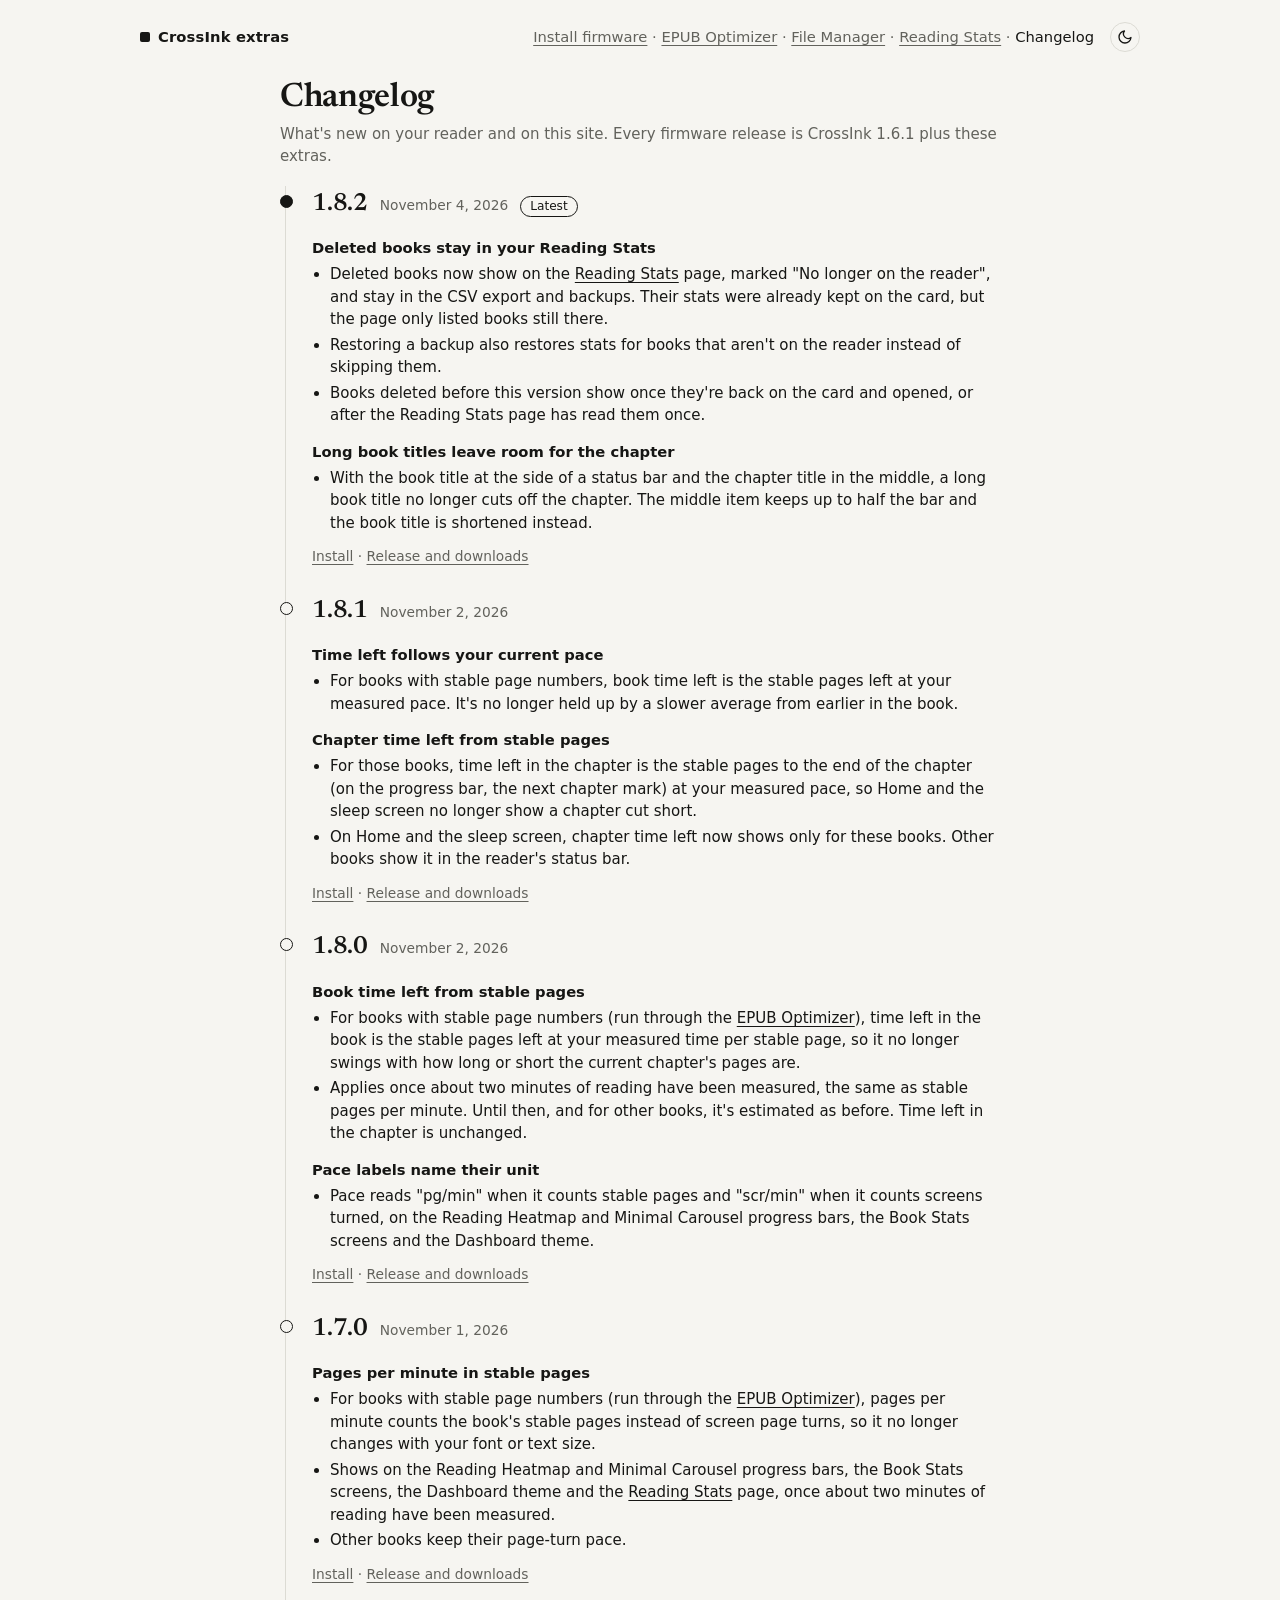
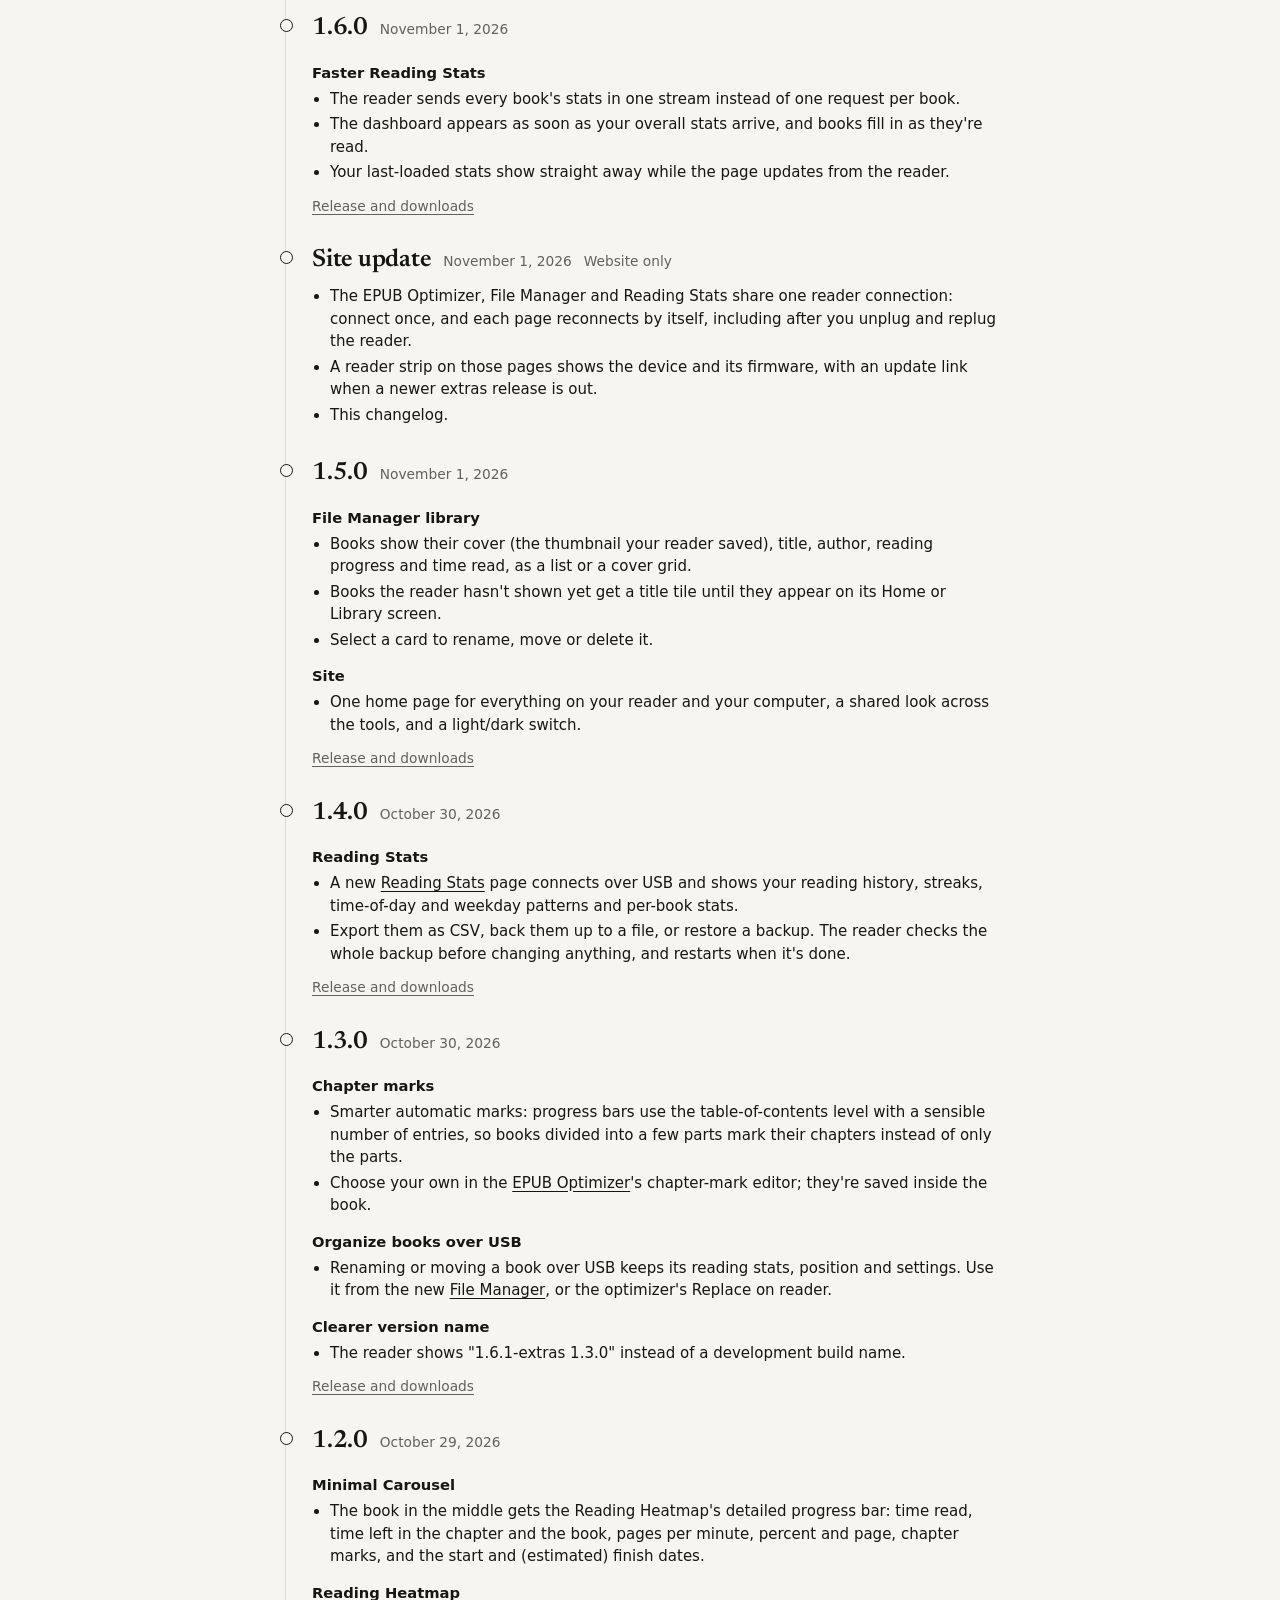
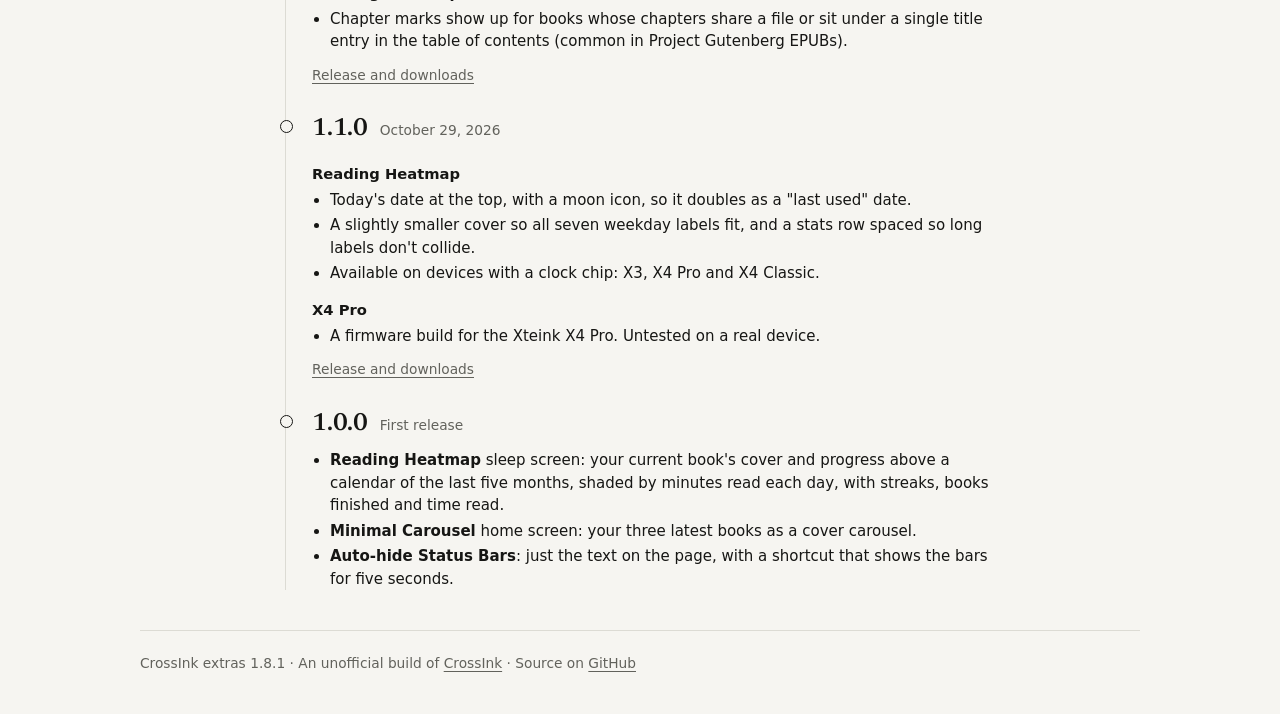
<file: changelog.html>
<!doctype html>
<html lang="en">
<head>
<meta charset="utf-8">
<meta name="viewport" content="width=device-width, initial-scale=1">
<title>Changelog</title>
<meta name="description" content="What's new in each CrossInk extras release: firmware for the Xteink X3 and X4 Pro, and the tools on this site.">
<link rel="preconnect" href="https://fonts.googleapis.com">
<link rel="preconnect" href="https://fonts.gstatic.com" crossorigin>
<link href="https://fonts.googleapis.com/css2?family=Newsreader:opsz,wght@6..72,400;6..72,600&display=swap" rel="stylesheet">
<link rel="stylesheet" href="site.css?v=4">
<script src="theme.js?v=1"></script>
<style>
  .release { position: relative; padding: 0 0 26px 26px; border-left: 1px solid var(--line); margin-left: 5px; }
  .release:last-child { padding-bottom: 0; }
  .release::before { content: ""; position: absolute; left: -6px; top: 9px; width: 11px; height: 11px; border-radius: 50%;
    background: var(--bg); border: 1.5px solid var(--fg); }
  .release.latest::before { background: var(--fg); }
  .release header { display: flex; flex-wrap: wrap; align-items: baseline; gap: 4px 12px; margin-bottom: 6px; }
  .release h2 { font-family: "Newsreader", Georgia, serif; font-weight: 600; font-size: 1.55rem; margin: 0;
    letter-spacing: -0.01em; }
  .release time, .release .kind { color: var(--muted); font-size: 0.86rem; }
  .badge { border: 1px solid var(--fg); border-radius: 999px; padding: 0 9px; font-size: 0.76rem; line-height: 1.6; }
  .release h3 { font-size: 0.92rem; margin: 14px 0 4px; }
  .release ul { margin: 0; padding-left: 18px; }
  .release li { margin: 3px 0; }
  .release .links { margin: 12px 0 0; font-size: 0.86rem; color: var(--muted); }
</style>
</head>
<body>
<div class="site">
  <header class="top">
    <a class="mark" href="./"><span></span>CrossInk extras</a>
    <nav><a href="./">Install firmware</a> · <a href="optimizer.html">EPUB Optimizer</a> · <a href="files.html">File Manager</a> · <a href="stats.html">Reading Stats</a> · <a href="changelog.html" aria-current="page">Changelog</a></nav>
    <button class="theme-switch" type="button" id="themeSwitch" aria-label="Switch to dark mode"><svg class="moon" viewBox="0 0 24 24" fill="none" stroke="currentColor" stroke-width="2" stroke-linecap="round" stroke-linejoin="round" aria-hidden="true"><path d="M21 12.8A9 9 0 1 1 11.2 3a7 7 0 0 0 9.8 9.8z"/></svg><svg class="sun" viewBox="0 0 24 24" fill="none" stroke="currentColor" stroke-width="2" stroke-linecap="round" aria-hidden="true"><circle cx="12" cy="12" r="4"/><path d="M12 2v2M12 20v2M4.9 4.9l1.4 1.4M17.7 17.7l1.4 1.4M2 12h2M20 12h2M4.9 19.1l1.4-1.4M17.7 6.3l1.4-1.4"/></svg></button>
  </header>
</div>
<div class="wrap">
  <div class="page-head">
    <h1>Changelog</h1>
    <p>What's new on your reader and on this site. Every firmware release is CrossInk 1.6.1 plus these extras.</p>
  </div>

  <article class="release latest">
    <header><h2>1.8.2</h2><time datetime="2026-11-04T17:10:44Z"></time><span class="badge">Latest</span></header>
    <h3>Deleted books stay in your Reading Stats</h3>
    <ul>
      <li>Deleted books now show on the <a href="stats.html">Reading Stats</a> page, marked "No longer on the reader",
        and stay in the CSV export and backups. Their stats were already kept on the card, but the page only listed
        books still there.</li>
      <li>Restoring a backup also restores stats for books that aren't on the reader instead of skipping them.</li>
      <li>Books deleted before this version show once they're back on the card and opened, or after the Reading Stats
        page has read them once.</li>
    </ul>
    <h3>Long book titles leave room for the chapter</h3>
    <ul>
      <li>With the book title at the side of a status bar and the chapter title in the middle, a long book title no
        longer cuts off the chapter. The middle item keeps up to half the bar and the book title is shortened instead.</li>
    </ul>
    <p class="links"><a href="./#install">Install</a> ·
      <a href="https://github.com/durgakulla/CrossInk/releases/tag/extras-v1.8.2">Release and downloads</a></p>
  </article>

  <article class="release">
    <header><h2>1.8.1</h2><time datetime="2026-11-02T05:03:29Z"></time></header>
    <h3>Time left follows your current pace</h3>
    <ul>
      <li>For books with stable page numbers, book time left is the stable pages left at your measured pace. It's no
        longer held up by a slower average from earlier in the book.</li>
    </ul>
    <h3>Chapter time left from stable pages</h3>
    <ul>
      <li>For those books, time left in the chapter is the stable pages to the end of the chapter (on the progress bar,
        the next chapter mark) at your measured pace, so Home and the sleep screen no longer show a chapter cut short.</li>
      <li>On Home and the sleep screen, chapter time left now shows only for these books. Other books show it in the
        reader's status bar.</li>
    </ul>
    <p class="links"><a href="./#install">Install</a> ·
      <a href="https://github.com/durgakulla/CrossInk/releases/tag/extras-v1.8.1">Release and downloads</a></p>
  </article>

  <article class="release">
    <header><h2>1.8.0</h2><time datetime="2026-11-02T01:36:26Z"></time></header>
    <h3>Book time left from stable pages</h3>
    <ul>
      <li>For books with stable page numbers (run through the <a href="optimizer.html">EPUB Optimizer</a>), time left
        in the book is the stable pages left at your measured time per stable page, so it no longer swings with how
        long or short the current chapter's pages are.</li>
      <li>Applies once about two minutes of reading have been measured, the same as stable pages per minute. Until
        then, and for other books, it's estimated as before. Time left in the chapter is unchanged.</li>
    </ul>
    <h3>Pace labels name their unit</h3>
    <ul>
      <li>Pace reads "pg/min" when it counts stable pages and "scr/min" when it counts screens turned, on the Reading
        Heatmap and Minimal Carousel progress bars, the Book Stats screens and the Dashboard theme.</li>
    </ul>
    <p class="links"><a href="./#install">Install</a> ·
      <a href="https://github.com/durgakulla/CrossInk/releases/tag/extras-v1.8.0">Release and downloads</a></p>
  </article>

  <article class="release">
    <header><h2>1.7.0</h2><time datetime="2026-11-01T04:46:51Z"></time></header>
    <h3>Pages per minute in stable pages</h3>
    <ul>
      <li>For books with stable page numbers (run through the <a href="optimizer.html">EPUB Optimizer</a>), pages per
        minute counts the book's stable pages instead of screen page turns, so it no longer changes with your font or
        text size.</li>
      <li>Shows on the Reading Heatmap and Minimal Carousel progress bars, the Book Stats screens, the Dashboard theme
        and the <a href="stats.html">Reading Stats</a> page, once about two minutes of reading have been measured.</li>
      <li>Other books keep their page-turn pace.</li>
    </ul>
    <p class="links"><a href="./#install">Install</a> ·
      <a href="https://github.com/durgakulla/CrossInk/releases/tag/extras-v1.7.0">Release and downloads</a></p>
  </article>

  <article class="release">
    <header><h2>1.6.0</h2><time datetime="2026-11-01T03:27:47Z"></time></header>
    <h3>Faster Reading Stats</h3>
    <ul>
      <li>The reader sends every book's stats in one stream instead of one request per book.</li>
      <li>The dashboard appears as soon as your overall stats arrive, and books fill in as they're read.</li>
      <li>Your last-loaded stats show straight away while the page updates from the reader.</li>
    </ul>
    <p class="links"><a href="https://github.com/durgakulla/CrossInk/releases/tag/extras-v1.6.0">Release and downloads</a></p>
  </article>

  <article class="release">
    <header><h2>Site update</h2><time datetime="2026-11-01T03:01:11Z"></time><span class="kind">Website only</span></header>
    <ul>
      <li>The EPUB Optimizer, File Manager and Reading Stats share one reader connection: connect once, and each page
        reconnects by itself, including after you unplug and replug the reader.</li>
      <li>A reader strip on those pages shows the device and its firmware, with an update link when a newer extras
        release is out.</li>
      <li>This changelog.</li>
    </ul>
  </article>

  <article class="release">
    <header><h2>1.5.0</h2><time datetime="2026-11-01T02:47:05Z"></time></header>
    <h3>File Manager library</h3>
    <ul>
      <li>Books show their cover (the thumbnail your reader saved), title, author, reading progress and time read, as a
        list or a cover grid.</li>
      <li>Books the reader hasn't shown yet get a title tile until they appear on its Home or Library screen.</li>
      <li>Select a card to rename, move or delete it.</li>
    </ul>
    <h3>Site</h3>
    <ul>
      <li>One home page for everything on your reader and your computer, a shared look across the tools, and a
        light/dark switch.</li>
    </ul>
    <p class="links"><a href="https://github.com/durgakulla/CrossInk/releases/tag/extras-v1.5.0">Release and downloads</a></p>
  </article>

  <article class="release">
    <header><h2>1.4.0</h2><time datetime="2026-10-30T19:19:31Z"></time></header>
    <h3>Reading Stats</h3>
    <ul>
      <li>A new <a href="stats.html">Reading Stats</a> page connects over USB and shows your reading history, streaks,
        time-of-day and weekday patterns and per-book stats.</li>
      <li>Export them as CSV, back them up to a file, or restore a backup. The reader checks the whole backup before
        changing anything, and restarts when it's done.</li>
    </ul>
    <p class="links"><a href="https://github.com/durgakulla/CrossInk/releases/tag/extras-v1.4.0">Release and downloads</a></p>
  </article>

  <article class="release">
    <header><h2>1.3.0</h2><time datetime="2026-10-30T05:28:30Z"></time></header>
    <h3>Chapter marks</h3>
    <ul>
      <li>Smarter automatic marks: progress bars use the table-of-contents level with a sensible number of entries, so
        books divided into a few parts mark their chapters instead of only the parts.</li>
      <li>Choose your own in the <a href="optimizer.html">EPUB Optimizer</a>'s chapter-mark editor; they're saved inside
        the book.</li>
    </ul>
    <h3>Organize books over USB</h3>
    <ul>
      <li>Renaming or moving a book over USB keeps its reading stats, position and settings. Use it from the new
        <a href="files.html">File Manager</a>, or the optimizer's Replace on reader.</li>
    </ul>
    <h3>Clearer version name</h3>
    <ul>
      <li>The reader shows "1.6.1-extras 1.3.0" instead of a development build name.</li>
    </ul>
    <p class="links"><a href="https://github.com/durgakulla/CrossInk/releases/tag/extras-v1.3.0">Release and downloads</a></p>
  </article>

  <article class="release">
    <header><h2>1.2.0</h2><time datetime="2026-10-29T15:53:16Z"></time></header>
    <h3>Minimal Carousel</h3>
    <ul>
      <li>The book in the middle gets the Reading Heatmap's detailed progress bar: time read, time left in the chapter
        and the book, pages per minute, percent and page, chapter marks, and the start and (estimated) finish dates.</li>
    </ul>
    <h3>Reading Heatmap</h3>
    <ul>
      <li>Chapter marks show up for books whose chapters share a file or sit under a single title entry in the table of
        contents (common in Project Gutenberg EPUBs).</li>
    </ul>
    <p class="links"><a href="https://github.com/durgakulla/CrossInk/releases/tag/extras-v1.2.0">Release and downloads</a></p>
  </article>

  <article class="release">
    <header><h2>1.1.0</h2><time datetime="2026-10-29T04:12:17Z"></time></header>
    <h3>Reading Heatmap</h3>
    <ul>
      <li>Today's date at the top, with a moon icon, so it doubles as a "last used" date.</li>
      <li>A slightly smaller cover so all seven weekday labels fit, and a stats row spaced so long labels don't collide.</li>
      <li>Available on devices with a clock chip: X3, X4 Pro and X4 Classic.</li>
    </ul>
    <h3>X4 Pro</h3>
    <ul>
      <li>A firmware build for the Xteink X4 Pro. Untested on a real device.</li>
    </ul>
    <p class="links"><a href="https://github.com/durgakulla/CrossInk/releases/tag/extras-v1.1.0">Release and downloads</a></p>
  </article>

  <article class="release">
    <header><h2>1.0.0</h2><span class="kind">First release</span></header>
    <ul>
      <li><strong>Reading Heatmap</strong> sleep screen: your current book's cover and progress above a calendar of the
        last five months, shaded by minutes read each day, with streaks, books finished and time read.</li>
      <li><strong>Minimal Carousel</strong> home screen: your three latest books as a cover carousel.</li>
      <li><strong>Auto-hide Status Bars</strong>: just the text on the page, with a shortcut that shows the bars for five
        seconds.</li>
    </ul>
  </article>
</div>

<div class="site">
  <footer class="site-foot">
    CrossInk extras 1.8.1 · An unofficial build of <a href="https://github.com/uxjulia/CrossInk">CrossInk</a> ·
    Source on <a href="https://github.com/durgakulla/CrossInk/tree/feat/reading-heatmap-sleep">GitHub</a>
  </footer>
</div>

<script>
  // Release dates in the visitor's own time zone.
  document.querySelectorAll(".release time").forEach(function (t) {
    t.textContent = new Date(t.getAttribute("datetime")).toLocaleDateString(undefined,
      { year: "numeric", month: "long", day: "numeric" });
  });
</script>
</body>
</html>
</file>
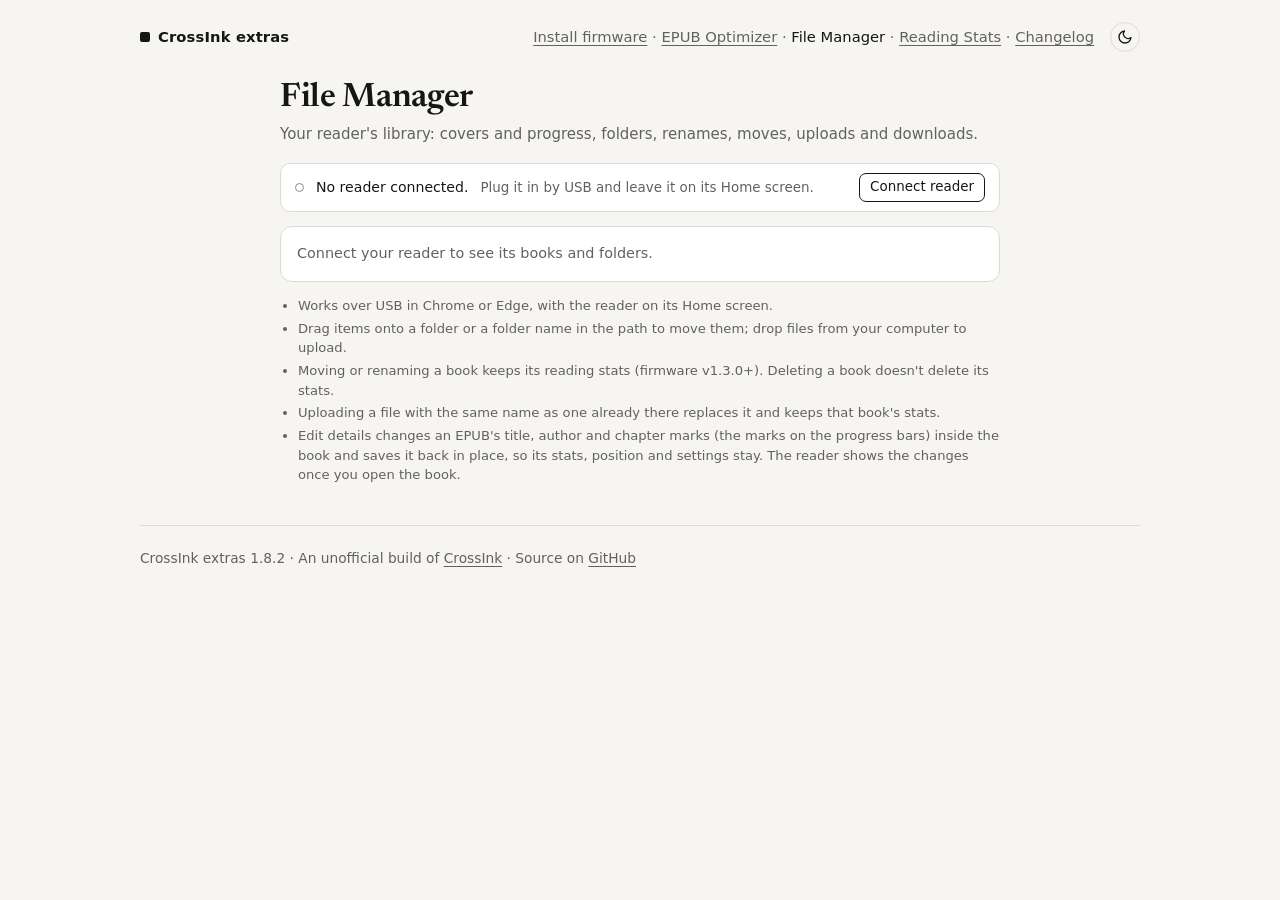
<file: files.html>
<!doctype html>
<html lang="en">
<head>
<meta charset="utf-8">
<meta name="viewport" content="width=device-width, initial-scale=1">
<title>File Manager</title>
<meta name="description" content="Browse and organize the books on your CrossInk reader over USB: folders, rename, move, upload, download and delete.">
<link rel="preconnect" href="https://fonts.googleapis.com">
<link rel="preconnect" href="https://fonts.gstatic.com" crossorigin>
<link href="https://fonts.googleapis.com/css2?family=Newsreader:opsz,wght@6..72,400;6..72,600&display=swap" rel="stylesheet">
<link rel="stylesheet" href="site.css?v=4">
<script src="theme.js?v=1"></script>
<style>
  .bar + .bar, .bar + .files { margin-top: 12px; }
  #idle { margin: 0; font-size: 0.9rem; }
  .tool, .act { font: inherit; font-size: 0.84rem; line-height: 1.4; white-space: nowrap; padding: 4px 10px;
    border: 1px solid var(--fg); border-radius: 7px; background: transparent; color: var(--fg); cursor: pointer; }
  .tool:hover, .act:hover { background: var(--bg); }
  .act { border-color: transparent; color: var(--muted); padding: 2px 6px; }
  .act:hover { color: var(--fg); border-color: var(--line); }
  .act.primary { background: var(--btn); color: var(--btn-fg); border-color: var(--btn); }
  .act.danger { color: var(--fg); border-color: var(--fg); }

  .crumbs { display: flex; flex-wrap: wrap; align-items: center; gap: 2px; min-width: 0; }
  .crumbs button { font: inherit; font-size: 0.9rem; border: 1px solid transparent; background: transparent;
    color: var(--muted); padding: 2px 6px; border-radius: 6px; cursor: pointer; }
  .crumbs button[aria-current] { color: var(--fg); font-weight: 600; }
  .crumbs button:hover, .crumbs button.over { border-color: var(--fg); color: var(--fg); }
  .crumbs .sep { color: var(--faint); }

  .selbar { display: flex; flex-wrap: wrap; align-items: center; gap: 8px; padding: 6px 10px; border-radius: 8px;
    background: var(--bg); font-size: 0.86rem; }
  .selbar[hidden] { display: none; }
  #selActions { display: inline-flex; align-items: center; gap: 6px; }

  .files { list-style: none; margin: 0; padding: 0; border-top: 1px solid var(--line); }
  .files li { border-bottom: 1px solid var(--line); }
  .row { display: grid; grid-template-columns: 18px 28px minmax(0, 1fr) auto auto; align-items: center; gap: 4px 10px;
    padding: 6px 4px; font-size: 0.9rem; }
  .row input[type="checkbox"] { accent-color: var(--fg); margin: 0; }
  .row .icon { display: inline-flex; justify-content: center; width: 28px; height: 18px; color: var(--muted); }
  .row .icon svg { width: 18px; }
  .row .icon:has(.cover) { height: auto; }
  .row .icon svg { width: 100%; height: 100%; }
  .row .name { overflow-wrap: anywhere; text-align: left; }
  .row button.name { font: inherit; border: 0; background: transparent; color: var(--fg); padding: 0; cursor: pointer;
    font-weight: 600; }
  .row button.name:hover { text-decoration: underline; }
  .row .size { color: var(--muted); font-size: 0.8rem; font-variant-numeric: tabular-nums; white-space: nowrap; }
  .row .acts { display: inline-flex; gap: 2px; align-items: center; }
  .row .confirm { font-size: 0.82rem; margin-right: 4px; }
  .row.over { outline: 2px solid var(--fg); outline-offset: -2px; border-radius: 6px; }
  .row .panel, .selbar .panel { grid-column: 3 / -1; display: flex; flex-wrap: wrap; gap: 6px; align-items: center; }
  .panel[hidden] { display: none !important; }
  .panel select { flex: 1; min-width: 180px; font: inherit; font-size: 0.84rem; padding: 3px 6px;
    border: 1px solid var(--line); border-radius: 7px; background: var(--bg); color: var(--fg); }
  .meta-form { display: grid; grid-template-columns: 1fr 1fr; gap: 8px 12px; width: 100%; padding: 6px 0 4px; font-size: 0.84rem; }
  .meta-form label { display: flex; flex-direction: column; gap: 3px; color: var(--muted); }
  .meta-form input[type="text"] { font: inherit; color: var(--fg); padding: 4px 7px; border: 1px solid var(--line);
    border-radius: 7px; background: var(--bg); min-width: 0; }
  .meta-form input[type="text"]:focus { border-color: var(--fg); outline: none; }
  .meta-form label.check { grid-column: 1 / -1; flex-direction: row; align-items: center; gap: 6px; overflow-wrap: anywhere; }
  .meta-form .check input { accent-color: var(--fg); margin: 0; }
  .meta-bar { grid-column: 1 / -1; display: flex; gap: 6px; }
  /* Chapter marks, as on the EPUB Optimizer page. */
  .meta-form details.marks { grid-column: 1 / -1; color: var(--fg); }
  details.marks summary { cursor: pointer; color: var(--muted); }
  details.marks summary:hover { color: var(--fg); }
  .marks-help { color: var(--muted); margin: 6px 0; font-size: 0.8rem; }
  .markbar { position: relative; height: 9px; border: 1px solid var(--fg); border-radius: 2px; margin: 8px 0; }
  .markbar i { position: absolute; top: 1px; bottom: 1px; width: 1px; background: var(--fg); }
  .toc-list { max-height: 240px; overflow-y: auto; border: 1px solid var(--line); border-radius: 8px; padding: 4px 10px; }
  .meta-form .toc-row { display: flex; flex-direction: row; align-items: baseline; gap: 8px; padding: 2px 0; cursor: pointer;
    color: var(--fg); }
  .toc-row input { accent-color: var(--fg); flex: none; }
  .toc-row input:disabled + .toc-title { color: var(--faint); }
  .toc-title { flex: 1; overflow-wrap: anywhere; }
  .toc-pos { color: var(--muted); font-variant-numeric: tabular-nums; font-size: 0.78rem; }
  .marks-actions { display: flex; gap: 8px; justify-content: flex-end; margin-top: 8px; }
  .marks-actions button { font: inherit; font-size: 0.82rem; padding: 4px 10px; border-radius: 7px; cursor: pointer;
    border: 1px solid var(--fg); background: transparent; color: var(--fg); }
  @media (max-width: 560px) { .meta-form { grid-template-columns: 1fr; } }
  input.rename { font: inherit; font-size: 0.9rem; padding: 2px 6px; border: 1px solid var(--fg); border-radius: 6px;
    background: var(--bg); color: var(--fg); min-width: 0; width: 100%; }
  /* Books: the reader's cover thumbnail, or a tile with the title. */
  .cover { display: grid; place-items: center; overflow: hidden; border-radius: 3px; border: 1px solid var(--line);
    background: #fff; aspect-ratio: 2 / 3; }
  .cover img { width: 100%; height: 100%; object-fit: cover; display: block; }
  .cover.blank { background: var(--bg); color: var(--muted); }
  .cover.small { width: 28px; }
  .cover.blank > span { padding: 10px; text-align: center; overflow-wrap: anywhere; font: 600 0.92rem/1.25 "Newsreader",
    Georgia, serif; color: var(--fg); }
  .row .name.book { display: flex; flex-direction: column; gap: 1px; }
  .row .name .title { font-weight: 600; }
  .row .name .sub { color: var(--muted); font-size: 0.8rem; }
  .progress, .gcard .p { display: flex; align-items: center; gap: 8px; color: var(--muted); font-size: 0.78rem;
    font-variant-numeric: tabular-nums; }
  .track { flex: none; width: 70px; height: 4px; border-radius: 2px; background: var(--line); overflow: hidden; }
  .track .fill { display: block; height: 100%; background: var(--fg); }

  .files.grid { display: grid; grid-template-columns: repeat(auto-fill, minmax(124px, 1fr)); gap: 18px 14px;
    border-top: 0; padding-top: 4px; }
  .files.grid li { border: 0; }
  .files.grid .empty { grid-column: 1 / -1; }
  .gcard { position: relative; display: flex; flex-direction: column; gap: 2px; padding: 6px; border-radius: 8px;
    cursor: pointer; min-width: 0; }
  .gcard:hover { background: var(--bg); }
  .gcard.sel { outline: 2px solid var(--fg); outline-offset: -2px; }
  .gcard.over { outline: 2px dashed var(--fg); outline-offset: -2px; }
  .gcard .cover { width: 100%; margin-bottom: 6px; }
  .gcard .icon-art svg { width: 38%; height: auto; }
  .gcard input[type="checkbox"] { position: absolute; top: 12px; left: 12px; margin: 0; accent-color: var(--fg);
    opacity: 0; width: 16px; height: 16px; }
  .gcard:hover input, .gcard.sel input, .selecting .gcard input, .gcard input:focus-visible { opacity: 1; }
  .gcard .t { font-weight: 600; font-size: 0.86rem; line-height: 1.3; display: -webkit-box; -webkit-line-clamp: 2;
    -webkit-box-orient: vertical; overflow: hidden; overflow-wrap: anywhere; }
  .gcard .a { color: var(--muted); font-size: 0.78rem; white-space: nowrap; overflow: hidden; text-overflow: ellipsis; }
  .gcard .p { margin-top: 3px; flex-direction: column; align-items: stretch; gap: 3px; }
  .gcard .track { width: 100%; }
  .gcard input.rename { font-size: 0.84rem; }
  #libNote { font-size: 0.84rem; margin: 6px 0 0; }

  .empty { padding: 18px 4px; color: var(--muted); font-size: 0.88rem; text-align: center; }
  #msg { margin-top: 10px; font-size: 0.86rem; color: var(--muted); min-height: 1.3em; }
  .busy .files, .busy .bar button, .busy .bar label { opacity: 0.55; pointer-events: none; }
  .dropping .files { outline: 2px dashed var(--fg); outline-offset: 4px; border-radius: 6px; }


  @media (max-width: 560px) {
    .files.grid { grid-template-columns: repeat(auto-fill, minmax(96px, 1fr)); gap: 14px 8px; }
    .row { grid-template-columns: 18px 20px minmax(0, 1fr) auto; }
    .row .acts { grid-column: 3 / -1; flex-wrap: wrap; }
  }
</style>
</head>
<body>
<div class="site">
  <header class="top">
    <a class="mark" href="./"><span></span>CrossInk extras</a>
    <nav><a href="./">Install firmware</a> · <a href="optimizer.html">EPUB Optimizer</a> · <a href="files.html" aria-current="page">File Manager</a> · <a href="stats.html">Reading Stats</a> · <a href="changelog.html">Changelog</a></nav>
    <button class="theme-switch" type="button" id="themeSwitch" aria-label="Switch to dark mode"><svg class="moon" viewBox="0 0 24 24" fill="none" stroke="currentColor" stroke-width="2" stroke-linecap="round" stroke-linejoin="round" aria-hidden="true"><path d="M21 12.8A9 9 0 1 1 11.2 3a7 7 0 0 0 9.8 9.8z"/></svg><svg class="sun" viewBox="0 0 24 24" fill="none" stroke="currentColor" stroke-width="2" stroke-linecap="round" aria-hidden="true"><circle cx="12" cy="12" r="4"/><path d="M12 2v2M12 20v2M4.9 4.9l1.4 1.4M17.7 17.7l1.4 1.4M2 12h2M20 12h2M4.9 19.1l1.4-1.4M17.7 6.3l1.4-1.4"/></svg></button>
  </header>
</div>
<div class="wrap">
  <div class="page-head">
    <h1>File Manager</h1>
    <p>Your reader's library: covers and progress, folders, renames, moves, uploads and downloads.</p>
  </div>
  <div class="reader-bar" id="readerBar"></div>
  <div class="card">
    <p id="idle" class="muted">Connect your reader to see its books and folders.</p>
    <div id="browser" hidden>
      <div class="bar">
        <nav class="crumbs" id="crumbs" aria-label="Folder"></nav>
        <span class="spacer"></span>
        <div class="seg" id="view" role="group" aria-label="View">
          <button type="button" data-view="list" aria-pressed="true">List</button>
          <button type="button" data-view="grid" aria-pressed="false">Grid</button>
        </div>
        <button class="tool" type="button" id="selectAll">Select all</button>
        <button class="tool" type="button" id="newFolder">New folder</button>
        <label class="tool">Upload<input type="file" id="upload" multiple></label>
        <button class="tool" type="button" id="refresh">Refresh</button>
      </div>
      <div class="bar selbar" id="selbar" hidden>
        <span id="selCount"></span>
        <span id="selActions">
          <button class="act" type="button" id="selRename" hidden>Rename</button>
          <button class="act" type="button" id="selEdit" hidden>Edit details</button>
          <button class="act" type="button" id="selMove">Move to…</button>
          <button class="act" type="button" id="selDelete">Delete</button>
        </span>
        <div class="panel" id="selPanel" hidden></div>
      </div>
      <ul class="files" id="files"></ul>
      <div id="msg" role="status"></div>
      <p id="libNote" class="muted" hidden>Update to CrossInk extras 1.5.0 to see covers, titles and reading progress here.</p>
    </div>
  </div>

  <ul class="notes">
    <li>Works over USB in Chrome or Edge, with the reader on its Home screen.</li>
    <li>Drag items onto a folder or a folder name in the path to move them; drop files from your computer to upload.</li>
    <li>Moving or renaming a book keeps its reading stats (firmware v1.3.0+). Deleting a book doesn't delete its stats.</li>
    <li>Uploading a file with the same name as one already there replaces it and keeps that book's stats.</li>
    <li>Edit details changes an EPUB's title, author and chapter marks (the marks on the progress bars) inside the
      book and saves it back in place, so its stats, position and settings stay. The reader shows the changes once you
      open the book.</li>
  </ul>
</div>

<div class="site">
  <footer class="site-foot">
    CrossInk extras 1.8.2 · An unofficial build of <a href="https://github.com/uxjulia/CrossInk">CrossInk</a> ·
    Source on <a href="https://github.com/durgakulla/CrossInk/tree/feat/reading-heatmap-sleep">GitHub</a>
  </footer>
</div>

<script src="usb-send.js?v=7"></script>
<script src="reader.js?v=4"></script>
<script src="vendor/jszip.min.js"></script>
<script src="epub-meta.js?v=1"></script>
<script src="chapter-marks.js?v=3"></script>
<script src="files-ui.js?v=5"></script>
</body>
</html>
</file>
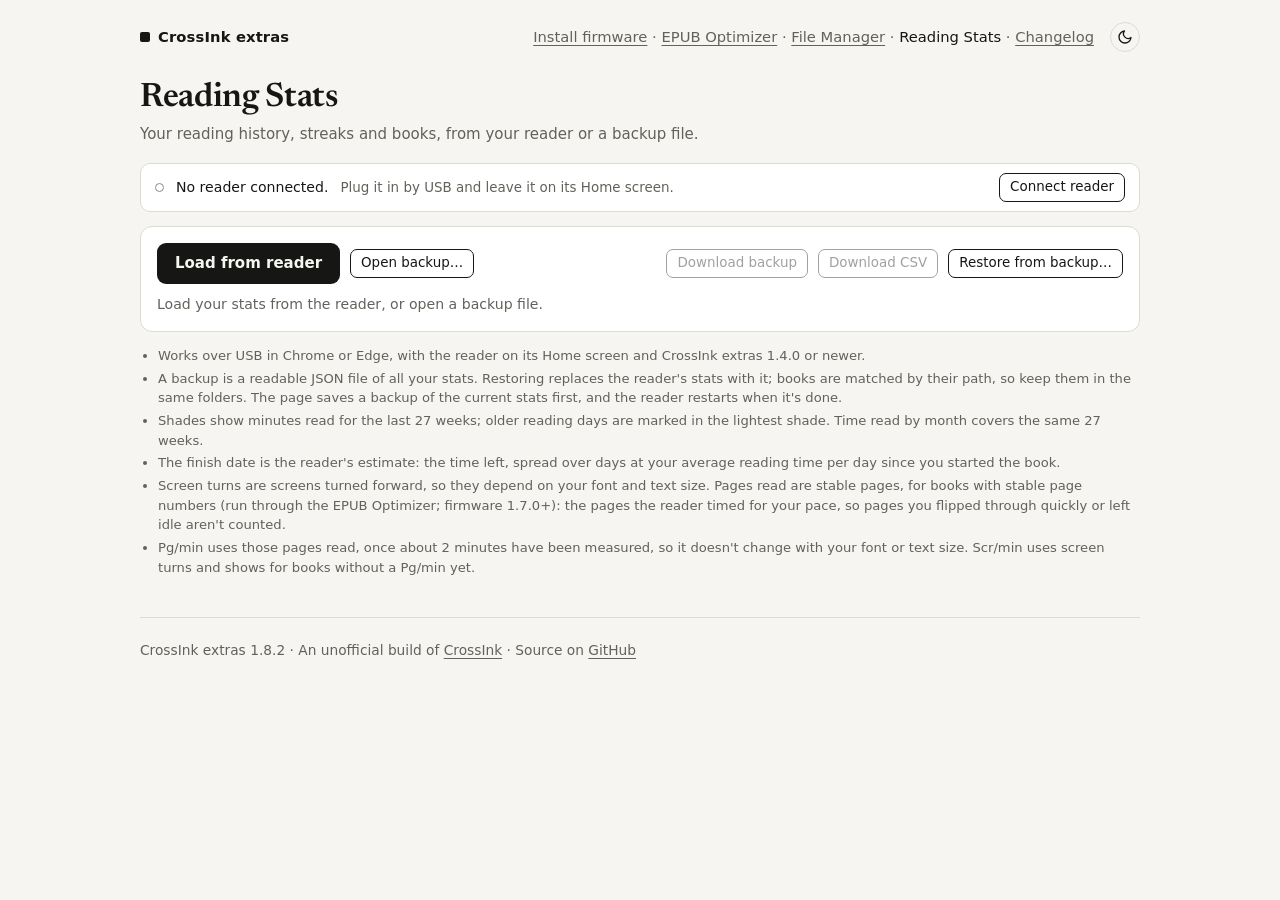
<file: stats.html>
<!doctype html>
<html lang="en">
<head>
<meta charset="utf-8">
<meta name="viewport" content="width=device-width, initial-scale=1">
<title>Reading Stats</title>
<meta name="description" content="See your CrossInk reading stats on a big screen, export them, and back them up or restore them over USB.">
<link rel="preconnect" href="https://fonts.googleapis.com">
<link rel="preconnect" href="https://fonts.gstatic.com" crossorigin>
<link href="https://fonts.googleapis.com/css2?family=Newsreader:opsz,wght@6..72,400;6..72,600&display=swap" rel="stylesheet">
<link rel="stylesheet" href="site.css?v=4">
<script src="theme.js?v=1"></script>
<style>
  :root { --l0: #ecebe6; --l1: #c9c8c1; --l2: #8c8c85; --l3: #161614; }
  @media (prefers-color-scheme: dark) {
    :root:not([data-theme="light"]) { --l0: #262624; --l1: #57574f; --l2: #8c8c85; --l3: #ecebe6; }
  }
  :root[data-theme="dark"] { --l0: #262624; --l1: #57574f; --l2: #8c8c85; --l3: #ecebe6; }
  #status { color: var(--muted); font-size: 0.88rem; margin-top: 10px; }
  #source { color: var(--muted); font-size: 0.82rem; margin-top: 2px; }
  #source:empty { display: none; }

  .card + .card { margin-top: 14px; }

  .panel { margin-top: 12px; padding: 12px; border-radius: 8px; background: var(--bg); font-size: 0.88rem; }
  .panel[hidden] { display: none; }
  .panel p { margin: 0 0 8px; }
  .panel .bar { margin-top: 8px; }

  .tiles { display: grid; grid-template-columns: repeat(auto-fit, minmax(118px, 1fr)); gap: 10px; }
  .tile { border: 1px solid var(--line); border-radius: 10px; padding: 10px 12px; }
  .tile b { display: block; white-space: nowrap; font-size: 1.25rem; font-weight: 650; font-variant-numeric: tabular-nums; }
  .tile span { color: var(--muted); font-size: 0.8rem; white-space: nowrap; }
  @media (min-width: 700px) { .tiles { grid-template-columns: repeat(5, 1fr); } }
  h2 { font-size: 0.95rem; margin: 0 0 10px; }

  .heat { overflow-x: auto; padding-bottom: 4px; }
  .heat svg { display: block; }
  .heat text { fill: var(--muted); font-size: 9px; font-family: inherit; }
  .legend { display: flex; align-items: center; gap: 4px; margin-top: 6px; color: var(--muted); font-size: 0.78rem; }
  .legend i { width: 10px; height: 10px; border-radius: 2px; display: inline-block; }

  .split { display: grid; grid-template-columns: 1fr 1fr; gap: 14px; }
  .bars { display: grid; grid-template-columns: auto 1fr auto; gap: 4px 10px; align-items: center; font-size: 0.84rem; }
  .bars .track { height: 10px; background: var(--l0); border-radius: 3px; overflow: hidden; }
  .bars .fill { height: 100%; background: var(--fg); }
  .bars .v { color: var(--muted); font-variant-numeric: tabular-nums; white-space: nowrap; }

  .books { width: 100%; border-collapse: collapse; font-size: 0.84rem; }
  .books th { text-align: left; font-weight: 600; color: var(--muted); border-bottom: 1px solid var(--line);
    padding: 6px 8px; white-space: nowrap; cursor: pointer; user-select: none; }
  .books th[aria-sort]::after { content: " ↓"; }
  .books th[aria-sort="ascending"]::after { content: " ↑"; }
  .books td { border-bottom: 1px solid var(--line); padding: 6px 8px; vertical-align: top; }
  .books td.d { white-space: nowrap; }
  .books td.n { text-align: right; font-variant-numeric: tabular-nums; white-space: nowrap; }
  .books td:first-child { min-width: 170px; }
  .books .title { font-weight: 600; }
  .books .author { color: var(--muted); }
  .books .gone { color: var(--muted); font-size: 0.82rem; font-style: italic; }
  .table { overflow-x: auto; }

  .card[hidden] { display: none; }
  .current { display: grid; grid-template-columns: repeat(auto-fill, minmax(220px, 1fr)); gap: 10px; }
  .reading { border: 1px solid var(--line); border-radius: 10px; padding: 10px 12px; font-size: 0.84rem; min-width: 0; }
  .reading .title { font-weight: 600; overflow: hidden; text-overflow: ellipsis; white-space: nowrap; }
  .reading .author { color: var(--muted); overflow: hidden; text-overflow: ellipsis; white-space: nowrap; }
  .reading .track { height: 6px; background: var(--l0); border-radius: 3px; overflow: hidden; margin: 8px 0 6px; }
  .reading .fill { height: 100%; background: var(--fg); }
  .reading .meta { color: var(--muted); font-variant-numeric: tabular-nums; }

  h2.row { display: flex; align-items: baseline; gap: 8px; }
  h2.row span { color: var(--muted); font-weight: 400; font-size: 0.8rem; margin-left: auto; }
  .finished { max-height: 260px; overflow-y: auto; font-size: 0.84rem; }
  .finished h3 { font-size: 0.78rem; color: var(--muted); font-weight: 600; margin: 10px 0 4px; }
  .finished h3:first-child { margin-top: 0; }
  .finished .done { display: flex; gap: 10px; padding: 3px 0; }
  .finished .title { font-weight: 600; flex: 1; min-width: 0; overflow: hidden; text-overflow: ellipsis; white-space: nowrap; }
  .finished .meta { color: var(--muted); white-space: nowrap; font-variant-numeric: tabular-nums; }
  .empty { color: var(--muted); font-size: 0.88rem; }


  @media (max-width: 700px) { .split { grid-template-columns: 1fr; } }
</style>
</head>
<body>
<div class="site">
  <header class="top">
    <a class="mark" href="./"><span></span>CrossInk extras</a>
    <nav><a href="./">Install firmware</a> · <a href="optimizer.html">EPUB Optimizer</a> · <a href="files.html">File Manager</a> · <a href="stats.html" aria-current="page">Reading Stats</a> · <a href="changelog.html">Changelog</a></nav>
    <button class="theme-switch" type="button" id="themeSwitch" aria-label="Switch to dark mode"><svg class="moon" viewBox="0 0 24 24" fill="none" stroke="currentColor" stroke-width="2" stroke-linecap="round" stroke-linejoin="round" aria-hidden="true"><path d="M21 12.8A9 9 0 1 1 11.2 3a7 7 0 0 0 9.8 9.8z"/></svg><svg class="sun" viewBox="0 0 24 24" fill="none" stroke="currentColor" stroke-width="2" stroke-linecap="round" aria-hidden="true"><circle cx="12" cy="12" r="4"/><path d="M12 2v2M12 20v2M4.9 4.9l1.4 1.4M17.7 17.7l1.4 1.4M2 12h2M20 12h2M4.9 19.1l1.4-1.4M17.7 6.3l1.4-1.4"/></svg></button>
  </header>
</div>
<div class="wrap wide">
  <div class="page-head">
    <h1>Reading Stats</h1>
    <p>Your reading history, streaks and books, from your reader or a backup file.</p>
  </div>
  <div class="reader-bar" id="readerBar"></div>
  <div class="card">
    <div class="bar">
      <button class="go" type="button" id="connect">Load from reader</button>
      <label class="tool">Open backup…<input type="file" id="openBackup" accept=".json,application/json"></label>
      <span class="spacer"></span>
      <button class="tool" type="button" id="saveBackup" disabled>Download backup</button>
      <button class="tool" type="button" id="saveCsv" disabled>Download CSV</button>
      <label class="tool" id="restoreLabel">Restore from backup…<input type="file" id="restoreFile" accept=".json,application/json"></label>
    </div>
    <div id="status" role="status">Load your stats from the reader, or open a backup file.</div>
    <div id="source"></div>
    <div class="panel" id="restorePanel" hidden></div>
  </div>

  <div id="dashboard" hidden>
    <div class="card"><div class="tiles" id="tiles"></div></div>
    <div class="card" id="currentCard" hidden>
      <h2>Currently reading</h2>
      <div class="current" id="current"></div>
    </div>
    <div class="card">
      <h2>Reading days</h2>
      <div class="heat" id="heat"></div>
      <div class="legend">Less <i style="background:var(--l0)"></i><i style="background:var(--l1)"></i><i style="background:var(--l2)"></i><i style="background:var(--l3)"></i> More
        <span class="spacer"></span><span id="heatNote"></span></div>
    </div>
    <div class="card split">
      <div><h2>Time read by month</h2><div class="bars" id="months"></div></div>
      <div><h2 class="row">Books finished <span id="finishedNote"></span></h2><div class="finished" id="finished"></div></div>
    </div>
    <div class="card split">
      <div><h2>Time of day</h2><div class="bars" id="timeOfDay"></div></div>
      <div><h2>Day of week</h2><div class="bars" id="dayOfWeek"></div></div>
    </div>
    <div class="card">
      <h2>Books</h2>
      <div class="table"><table class="books" id="books"></table></div>
    </div>
  </div>

  <ul class="notes">
    <li>Works over USB in Chrome or Edge, with the reader on its Home screen and CrossInk extras 1.4.0 or newer.</li>
    <li>A backup is a readable JSON file of all your stats. Restoring replaces the reader's stats with it; books are
      matched by their path, so keep them in the same folders. The page saves a backup of the current stats first,
      and the reader restarts when it's done.</li>
    <li>Shades show minutes read for the last 27 weeks; older reading days are marked in the lightest shade. Time
      read by month covers the same 27 weeks.</li>
    <li>The finish date is the reader's estimate: the time left, spread over days at your average reading time per day
      since you started the book.</li>
    <li>Screen turns are screens turned forward, so they depend on your font and text size. Pages read are stable
      pages, for books with stable page numbers (run through the EPUB Optimizer; firmware 1.7.0+): the pages the
      reader timed for your pace, so pages you flipped through quickly or left idle aren't counted.</li>
    <li>Pg/min uses those pages read, once about 2 minutes have been measured, so it doesn't change with your font or
      text size. Scr/min uses screen turns and shows for books without a Pg/min yet.</li>
  </ul>
</div>

<div class="site">
  <footer class="site-foot">
    CrossInk extras 1.8.2 · An unofficial build of <a href="https://github.com/uxjulia/CrossInk">CrossInk</a> ·
    Source on <a href="https://github.com/durgakulla/CrossInk/tree/feat/reading-heatmap-sleep">GitHub</a>
  </footer>
</div>

<script src="usb-send.js?v=7"></script>
<script src="reader.js?v=4"></script>
<script src="stats-ui.js?v=11"></script>
</body>
</html>
</file>
<file: site.css>
/* Shared by every page of CrossInk extras: colours, header, footer, page
   heading and the basic controls. Page-specific styles stay in each page.
   Dark colours follow the system unless the header switch set data-theme
   on <html> (theme.js). */
:root {
  --bg: #f6f5f1; --fg: #161614; --muted: #62625c; --faint: #8c8c85;
  --card: #ffffff; --line: #dcdbd4;
  --btn: #161614; --btn-fg: #f6f5f1;
  color-scheme: light;
}
@media (prefers-color-scheme: dark) {
  :root:not([data-theme="light"]) {
    --bg: #121211; --fg: #ecebe6; --muted: #a5a49d; --faint: #75746e;
    --card: #1b1b19; --line: #2f2f2b;
    --btn: #ecebe6; --btn-fg: #121211;
    color-scheme: dark;
  }
}
:root[data-theme="dark"] {
  --bg: #121211; --fg: #ecebe6; --muted: #a5a49d; --faint: #75746e;
  --card: #1b1b19; --line: #2f2f2b;
  --btn: #ecebe6; --btn-fg: #121211;
  color-scheme: dark;
}
* { box-sizing: border-box; }
html { -webkit-text-size-adjust: 100%; }
body { margin: 0; background: var(--bg); color: var(--fg);
  font: 15px/1.5 ui-sans-serif, system-ui, -apple-system, "Segoe UI", sans-serif; }
a { color: inherit; text-underline-offset: 3px; }
code { font-size: 0.9em; }
[hidden] { display: none !important; }

/* Layout: the header and footer span .site; tool content sits in .wrap. */
.site { max-width: 1040px; margin: 0 auto; padding: 0 20px; }
.wrap { max-width: 760px; margin: 0 auto; padding: 0 20px; }
.wrap.wide { max-width: 1040px; }

header.top { display: flex; justify-content: space-between; align-items: center; flex-wrap: wrap; gap: 6px 16px;
  padding: 22px 0; font-size: 0.92rem; line-height: 1.6; color: var(--muted); }
header.top .mark { font-weight: 600; color: var(--fg); letter-spacing: 0.01em; text-decoration: none; }
header.top .mark span { display: inline-block; width: 10px; height: 10px; background: var(--fg);
  margin-right: 8px; border-radius: 2px; vertical-align: 0; }
header.top nav a { color: var(--muted); }
header.top nav a[aria-current="page"] { color: var(--fg); text-decoration: none; }
header.top nav { margin-left: auto; }
.theme-switch { flex: none; display: inline-grid; place-items: center; width: 30px; height: 30px; padding: 0;
  border: 1px solid var(--line); border-radius: 50%; background: transparent; color: var(--fg); cursor: pointer; }
.theme-switch:hover { border-color: var(--fg); }
.theme-switch svg { width: 16px; height: 16px; }
/* Shows the mode a click switches to. */
.theme-switch .sun, :root[data-theme-now="dark"] .theme-switch .moon { display: none; }
:root[data-theme-now="dark"] .theme-switch .sun { display: block; }
/* Narrow screens: the switch sits on the brand row and the menu wraps below. */
@media (max-width: 700px) {
  header.top .mark { order: -2; }
  .theme-switch { order: -1; margin-left: auto; }
  header.top nav { flex-basis: 100%; margin-left: 0; }
}

.serif, .page-head h1 { font-family: "Newsreader", Georgia, "Times New Roman", serif; font-weight: 600;
  letter-spacing: -0.01em; }
.page-head { padding: 6px 0 18px; }
.page-head h1 { font-size: 2.1rem; line-height: 1.1; margin: 0 0 6px; }
.page-head p { margin: 0; color: var(--muted); }

footer.site-foot { margin-top: 40px; border-top: 1px solid var(--line); padding: 22px 0 40px; color: var(--muted);
  font-size: 0.86rem; }

/* Controls */
.card { background: var(--card); border: 1px solid var(--line); border-radius: 12px; padding: 16px; }
.bar { display: flex; flex-wrap: wrap; align-items: center; gap: 8px 10px; }
.spacer { flex: 1; }
button.go { background: var(--btn); color: var(--btn-fg); border: 0; border-radius: 9px; padding: 9px 18px;
  font: inherit; font-weight: 600; cursor: pointer; }
button.go:hover { opacity: 0.88; }
button.go:disabled { opacity: 0.35; cursor: not-allowed; }
.tool { font: inherit; font-size: 0.84rem; line-height: 1.4; white-space: nowrap; padding: 4px 10px;
  border: 1px solid var(--fg); border-radius: 7px; background: transparent; color: var(--fg); cursor: pointer; }
.tool:hover { background: var(--bg); }
.tool.primary { background: var(--btn); color: var(--btn-fg); }
.tool:disabled { opacity: 0.4; cursor: not-allowed; }
label.tool input { position: absolute; width: 1px; height: 1px; opacity: 0; }
.seg { display: inline-flex; border: 1px solid var(--fg); border-radius: 999px; padding: 2px; }
.seg button { border: 0; background: transparent; color: var(--fg); font: inherit; font-size: 0.85rem;
  padding: 4px 12px; border-radius: 999px; cursor: pointer; }
.seg button[aria-pressed="true"] { background: var(--btn); color: var(--btn-fg); }

/* Reader strip (reader.js) on the USB tool pages. */
.reader-bar { display: flex; flex-wrap: wrap; align-items: center; gap: 6px 12px; margin-bottom: 14px; padding: 9px 14px;
  border: 1px solid var(--line); border-radius: 10px; background: var(--card); font-size: 0.88rem; min-height: 46px; }
.reader-bar .dot { flex: none; width: 9px; height: 9px; border-radius: 50%; border: 1.5px solid var(--faint); }
.reader-bar.connected .dot { background: var(--fg); border-color: var(--fg); }
.reader-bar.connecting .dot { border-color: var(--fg); border-right-color: transparent; animation: reader-spin 0.9s linear infinite; }
@keyframes reader-spin { to { transform: rotate(360deg); } }
@media (prefers-reduced-motion: reduce) { .reader-bar.connecting .dot { animation: none; } }
.reader-bar.connected > span:nth-child(2) { font-weight: 600; }
.reader-bar .update { font-weight: 600; }
.reader-bar .hint { font-size: 0.84rem; }
.reader-bar .tool { margin-left: auto; }

.muted { color: var(--muted); }
.bad { color: var(--fg) !important; border-left: 2px solid var(--fg); padding-left: 8px; }
.notes { margin: 14px 0 0; padding-left: 18px; color: var(--muted); font-size: 0.82rem; }
.notes li { margin: 3px 0; }
</file>
